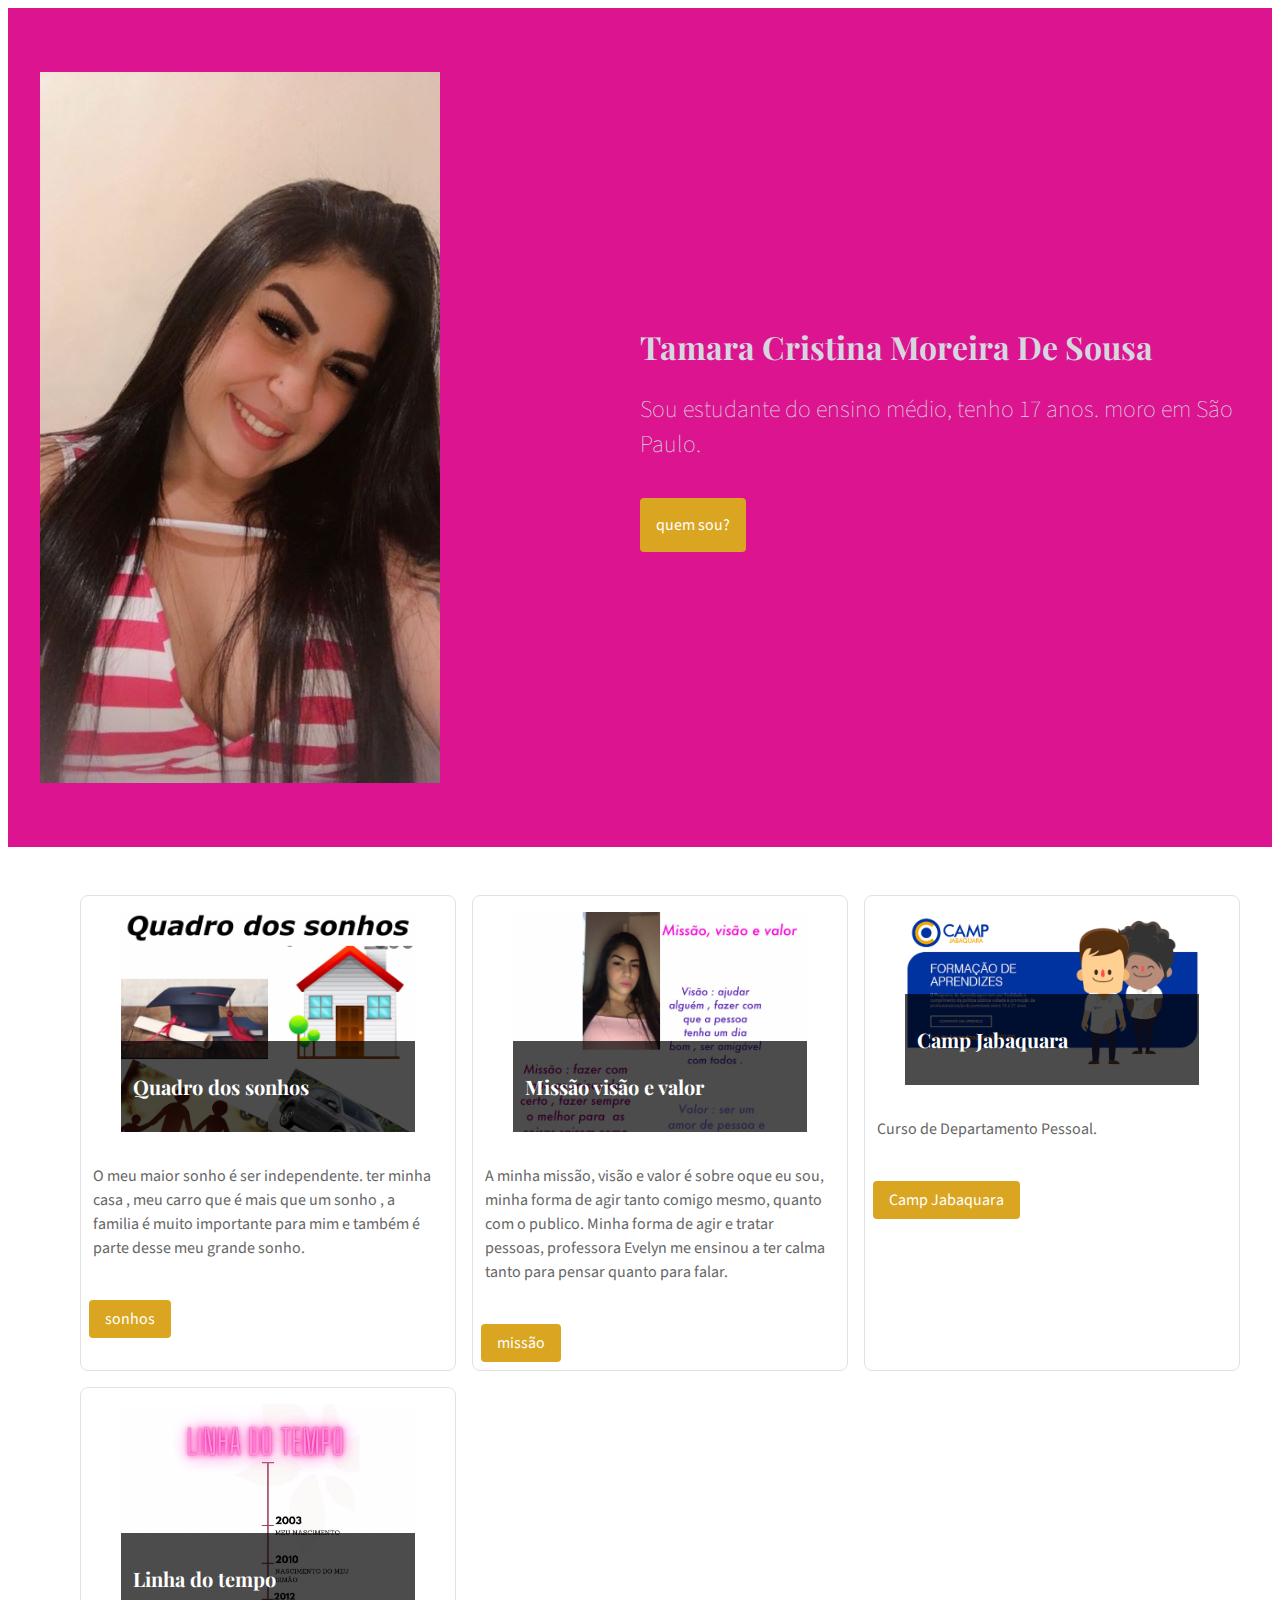
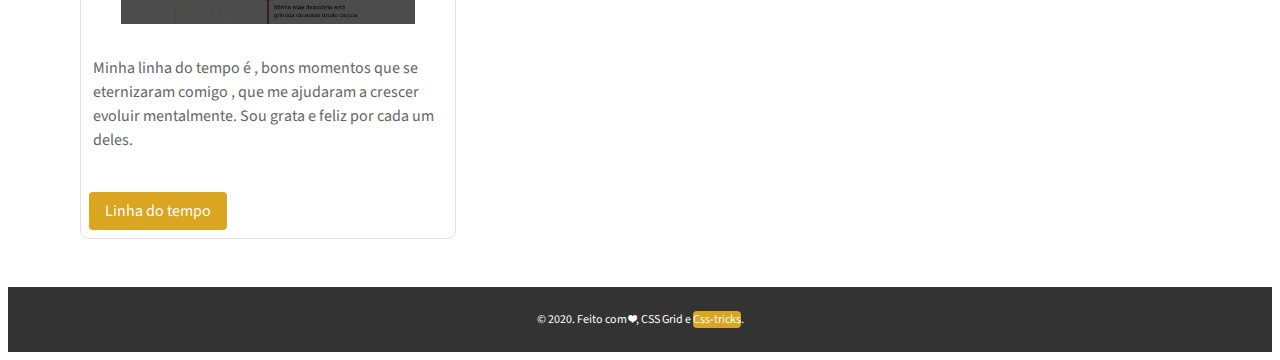
<file: index.html>
<!DOCTYPE html>
<html>
<head>
  <title>Tamara</title>
<meta name="viewport" content="width=device-width, initial-scale=1.0">
<meta charset="utf-8">
<link rel="stylesheet" href="css/styles.css">
<link rel="icon" href="img/logo-icone.svg" type="image/svg" sizes="16x16">
</head>
<body>
  <main class="wrapper">
    <section class="quadro">
      <img src="img/selfie.jpeg" alt="">
      <article>
        <h1>Tamara Cristina Moreira De Sousa</h1>
        <p> Sou estudante do ensino médio, tenho 17 anos. moro em São Paulo. 
        </p>
        <a href="paginas/eu.html">quem sou?</a>
      </article>
    </section>
    <section class="detalhes" id="detalhes">
      <ul>
        <li>
          <figure>
            <!-- Photo by Quentin Dr on Unsplash -->
            <img src="img/quadro dos sonhos.jpeg" alt="Quadro dos sonhos">
            <figcaption><h3>Quadro dos sonhos</h3></figcaption>

          </figure>
          <p>
            O meu maior sonho é ser independente. ter minha casa , meu carro que é mais que um sonho , a familia é muito importante para mim e também é parte desse meu grande sonho.
          </p>
          <a href="paginas/sonhos.html">sonhos</a>
        </li>
        <li>
          <figure>
            <!-- Photo by Drew Farwell on Unsplash -->
            <img src="img/missão , visão e valor.jpeg" alt="missão">
            <figcaption><h3>Missão visão e valor</h3></figcaption>
          </figure>
          <p>
           A minha missão, visão e valor é sobre oque eu sou, minha forma de agir tanto comigo mesmo, quanto com o publico. Minha forma de agir e tratar pessoas, professora Evelyn me ensinou a ter calma tanto para pensar quanto para falar. 
          </p>
          <a href="paginas/valor.html">missão</a>
        </li>
        <li>
          <figure>
            <!-- Photo by Rawpixel on Unsplash photo-153-->
            <img src="img/Camp.png" alt="Camp">
            <figcaption><h3>Camp Jabaquara</h3></figcaption>
          </figure>
          <p>Curso de Departamento Pessoal. <br> </p>
          <a href="paginas/deptoPessoal.html">Camp Jabaquara</a>
        </li>
        <li>
          <figure>
            <!-- Photo by Rawpixel on Unsplash photo-153-->
            <img src="img/linha do tempo.jpeg" alt="tempo">
            <figcaption><h3>Linha do tempo</h3></figcaption>
          </figure>
          <p>
            Minha linha do tempo é , bons momentos que se eternizaram comigo , que me ajudaram a crescer evoluir mentalmente. Sou grata e feliz por cada um deles.
          </p>
          <a href="paginas/linhaTempo.html">Linha do tempo</a>
        </li>
      </ul>
    </section>
  </main>
  <footer>
    <p>&copy; 2020. Feito com ❤, CSS Grid e <a href="https://css-tricks.com/">Css-tricks</a>.</p>
  </footer>
</body>
</html>
</file>
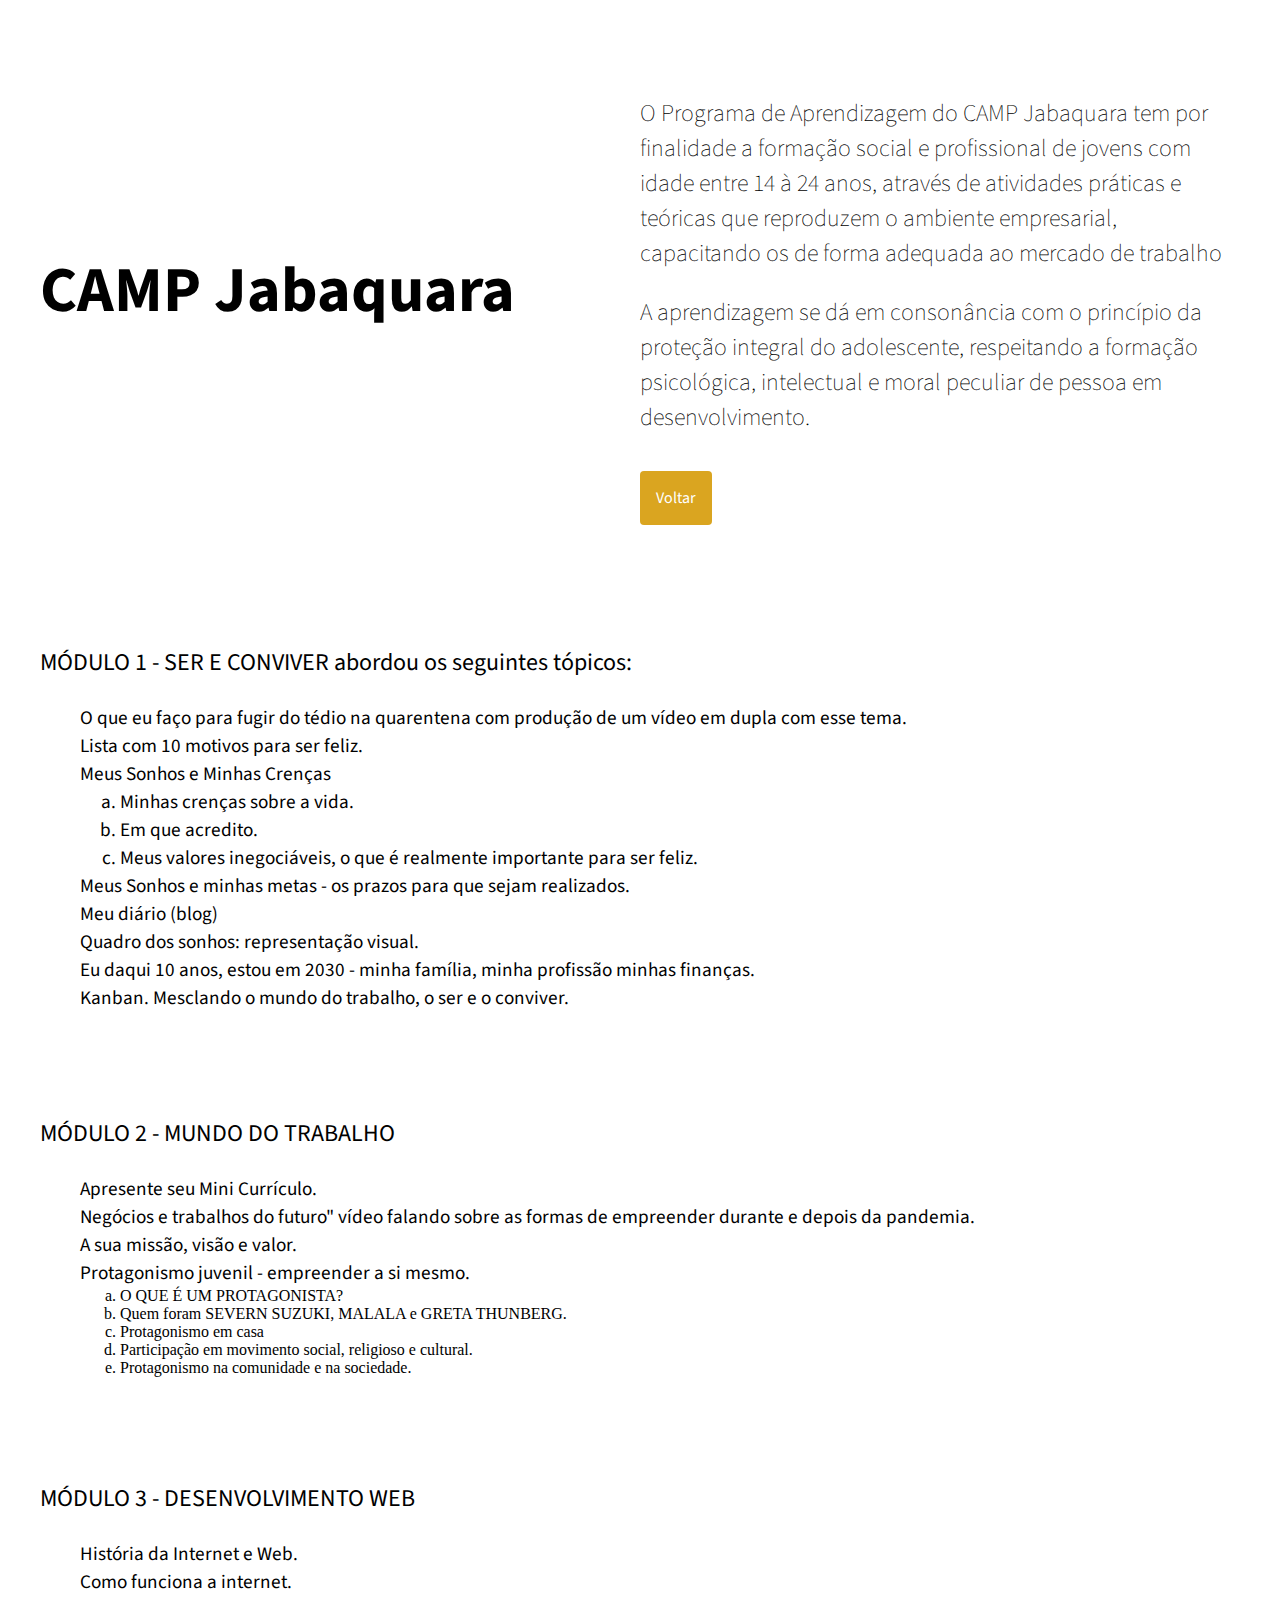
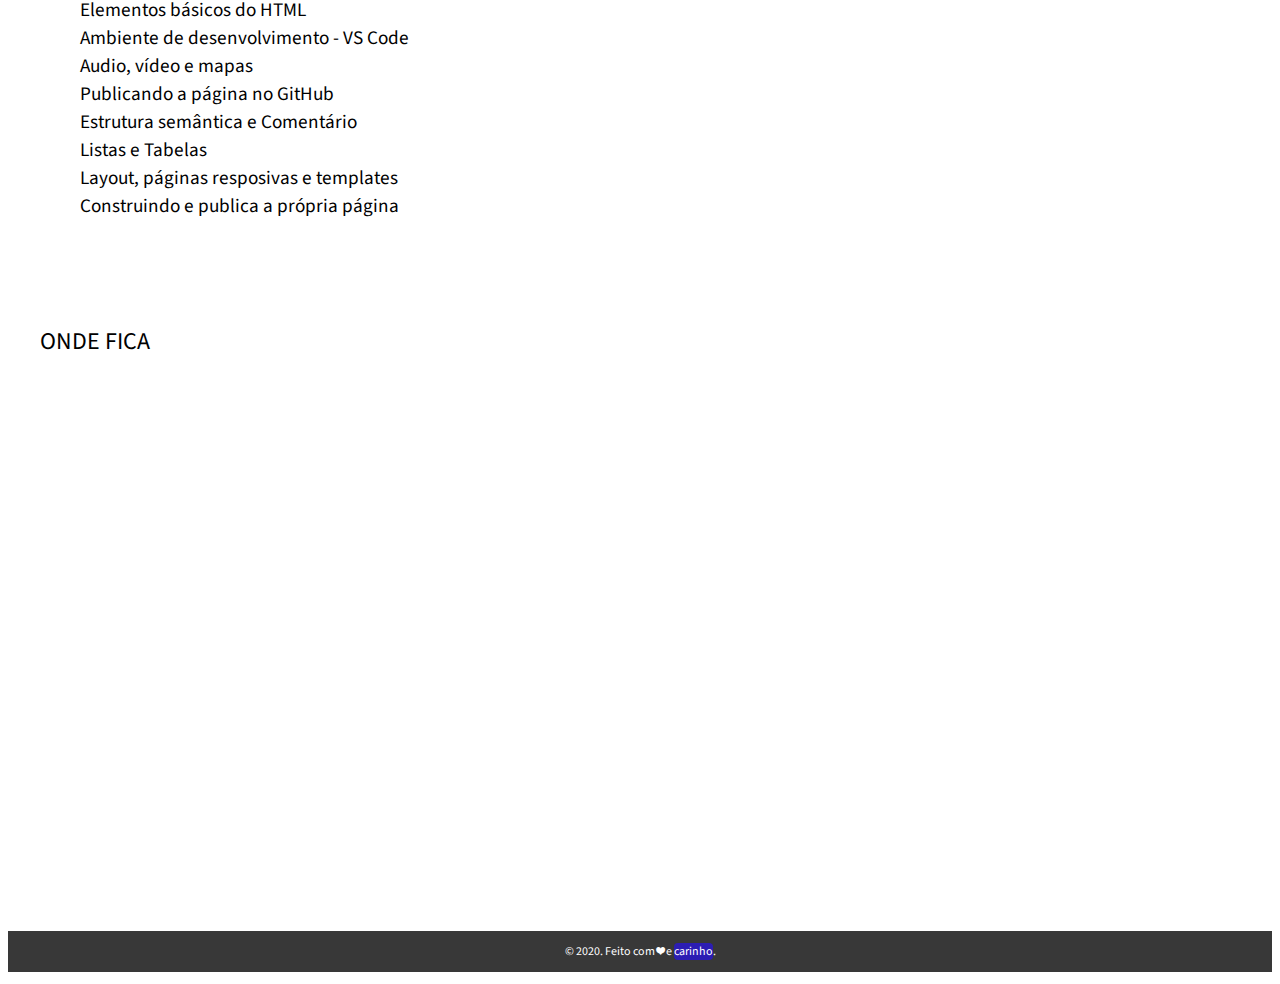
<file: paginas/deptoPessoal.html>
<!DOCTYPE html>
<html>
<head>
<meta name="viewport" content="width=device-width, initial-scale=1.0">
<link rel="stylesheet" href="../css/camp.css">
<link rel="icon" href="img/logo-icone.svg" type="image/svg" sizes="16x16">
<meta charset="utf-8">
</head>
<body>
  <main class="wrapper">
    <section class="quadro">
      <h1>CAMP Jabaquara</h1>
      <article>
      <p>O Programa de Aprendizagem do CAMP Jabaquara tem por finalidade a 
        formação social e profissional de jovens com idade entre 14 à 24 anos,
        através de atividades práticas e teóricas que reproduzem o ambiente empresarial, 
        capacitando os de forma adequada ao mercado de trabalho</p>
      <p>A aprendizagem se dá em consonância com o princípio da proteção integral 
        do adolescente, respeitando a formação psicológica, intelectual e moral 
        peculiar de pessoa em desenvolvimento.</p>
        <a href="../index.html">Voltar</a>
      </article>
    </section>
    <section class="detalhes" id="detalhes">
      
      <p>MÓDULO 1 - SER E CONVIVER abordou os seguintes tópicos:</p>
      <ol>
        <li> O que eu faço para fugir do tédio na quarentena com produção de um vídeo em dupla com esse tema.
        </li>
        <li>Lista com 10 motivos para ser feliz.
        </li>
        <li>Meus Sonhos e Minhas Crenças
        <ol type="a">
          <li> Minhas crenças sobre a vida.
          </li>
          <li> Em que acredito.
          </li>
          <li> Meus valores inegociáveis, o que é realmente importante para ser feliz.
          </li>
        </ol>
        <li> Meus Sonhos e minhas metas - os prazos para que sejam realizados.
          </li>
        <li> Meu diário (blog)</li>
        <li> Quadro dos sonhos: representação visual.
        </li>
        <li> Eu daqui 10 anos, estou em 2030 - minha família, minha profissão minhas finanças.
        </li>
        <li> Kanban. Mesclando o mundo do trabalho, o ser e o conviver.
        </li>
      </ol>
      </section>
        
    <section class="detalhes" id="detalhes">
        <p> MÓDULO 2 - MUNDO DO TRABALHO</p>
        <ol>
          <li>Apresente seu Mini Currículo.</li>
          <li>Negócios e trabalhos do futuro" vídeo falando sobre as formas de 
            empreender durante e depois da pandemia.</li>
          <li>A sua missão, visão e valor.</li>
          <li>Protagonismo juvenil - empreender a si mesmo.</li>
          <ol type="a">
            <li>O QUE É UM PROTAGONISTA?</li>
            <li>Quem foram SEVERN SUZUKI, MALALA e GRETA THUNBERG.</li>
            <li>Protagonismo em casa</li>
            <li>Participação em movimento social, religioso e cultural.</li>
            <li>Protagonismo na comunidade e na sociedade.</li>
          </ol>
      </ol>
    </section>
    <section class="detalhes" id="detalhes">
        <p> MÓDULO 3 - DESENVOLVIMENTO WEB</p>
        <ol>
          <li>História da Internet e Web.</li>
          <li>Como funciona a internet.</li>
          <li>Elementos básicos do HTML</li>
          <li>Ambiente de desenvolvimento - VS Code</li>
          <li>Audio, vídeo e mapas</li>
          <li>Publicando a página no GitHub</li>
          <li>Estrutura semântica e Comentário</li>
          <li>Listas e Tabelas</li>
          <li>Layout, páginas resposivas e templates</li>
          <li>Construindo e publica a própria página</li>
          </ol>
      </ol>
    </section>
    <section class="detalhes" id="detalhes">
      <p>ONDE FICA</p>
    <div class="mapouter"><div class="gmap_canvas">
        <iframe width="100%" height="500" id="gmap_canvas" 
        src="https://maps.google.com/maps?q=campjabaquara&t=&z=17&ie=UTF8&iwloc=&output=embed" 
        frameborder="0" scrolling="no" marginheight="0" marginwidth="0"></iframe>
    </div>
    </div>
    </section>
  </main>
  <rodape>
    <p>&copy; 2020. Feito com ❤ e 
      <a href="https://css-tricks.com/">carinho</a>.</p>
  </rodape>
</body>
</html>
</file>
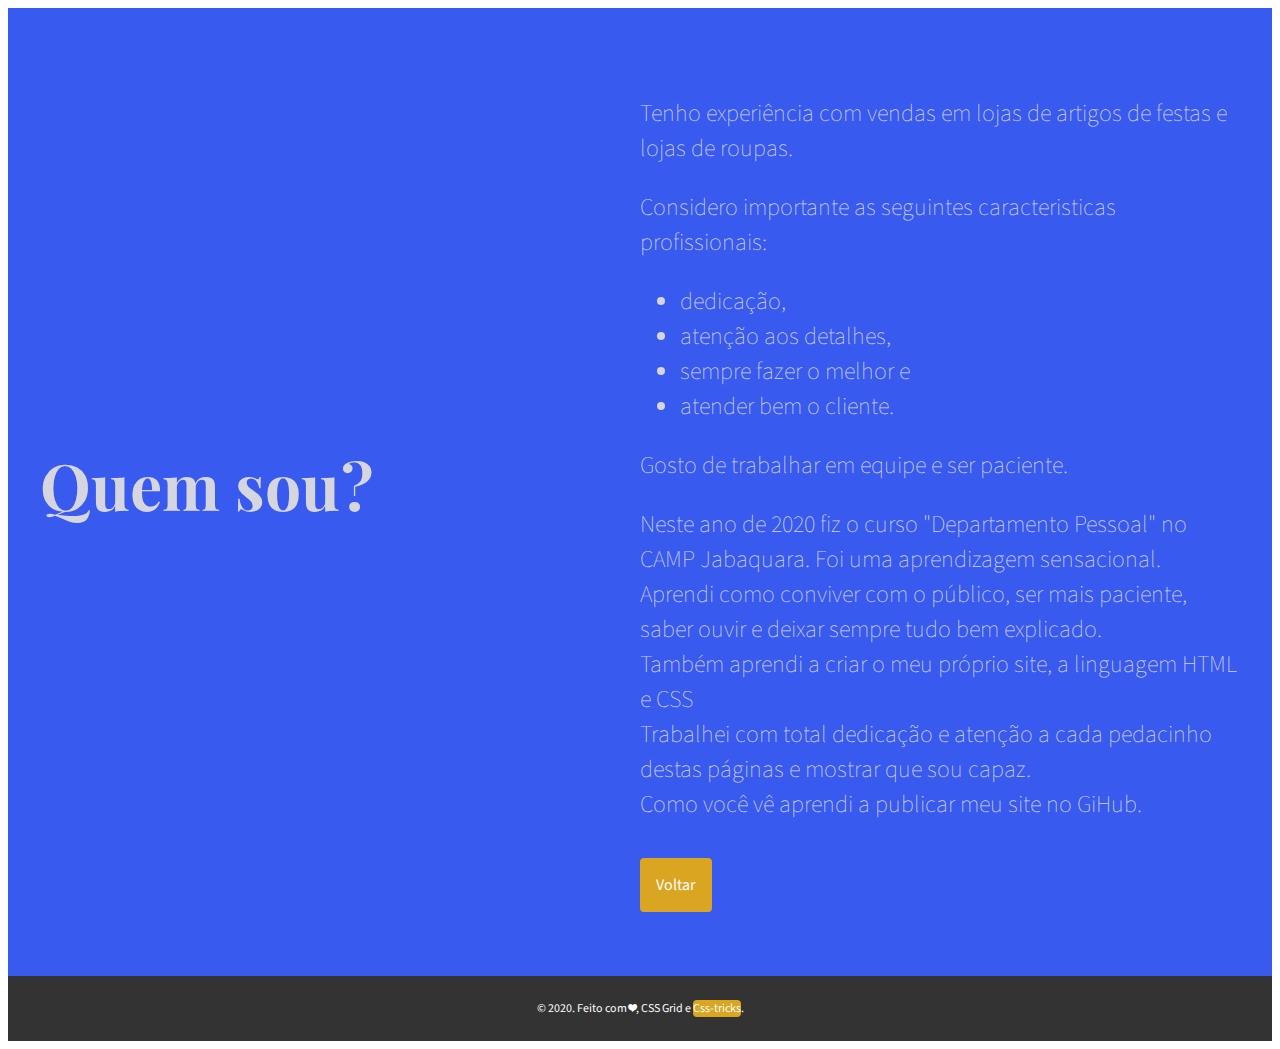
<file: paginas/eu.html>
<!DOCTYPE html>
<html>
<head>
<meta name="viewport" content="width=device-width, initial-scale=1.0">
<link rel="stylesheet" href="../css/eu.css">
<link rel="icon" href="img/logo-icone.svg" type="image/svg" sizes="16x16">
<meta charset="utf-8">
</head>
<body>
  <main class="wrapper">
    <section class="quadro">
      <h1>Quem sou?</h1>
      <article>
        <p>Tenho experiência com vendas em lojas de artigos de festas e lojas de roupas.</p>
        <p>   Considero importante as seguintes caracteristicas profissionais: </p>
        <ul> 
            <li> dedicação, </li>
            <li> atenção aos detalhes,</li>
            <li> sempre fazer o melhor e </li>
            <li> atender bem o cliente.</li>
        </ul> 
        <p>Gosto de trabalhar em equipe e ser paciente.</p> 
        <p>Neste ano de 2020 fiz o curso "Departamento Pessoal" no CAMP Jabaquara.
            Foi uma aprendizagem sensacional. <br>
            Aprendi como conviver com o público, 
            ser mais paciente, saber ouvir e deixar sempre tudo bem explicado.<br> 
            Também aprendi a criar o meu próprio site, a linguagem HTML e CSS <br>
            Trabalhei com total dedicação e atenção a
            cada pedacinho destas páginas e mostrar que sou capaz. <br>
            Como você vê aprendi a publicar meu site no GiHub.
        </p>
        <a href="../index.html">Voltar</a>
      </article>
    </section>
  </main>
  <footer>
    <p>&copy; 2020. Feito com ❤, CSS Grid e <a href="https://css-tricks.com/">Css-tricks</a>.</p>
  </footer>
</body>
</html>
</file>
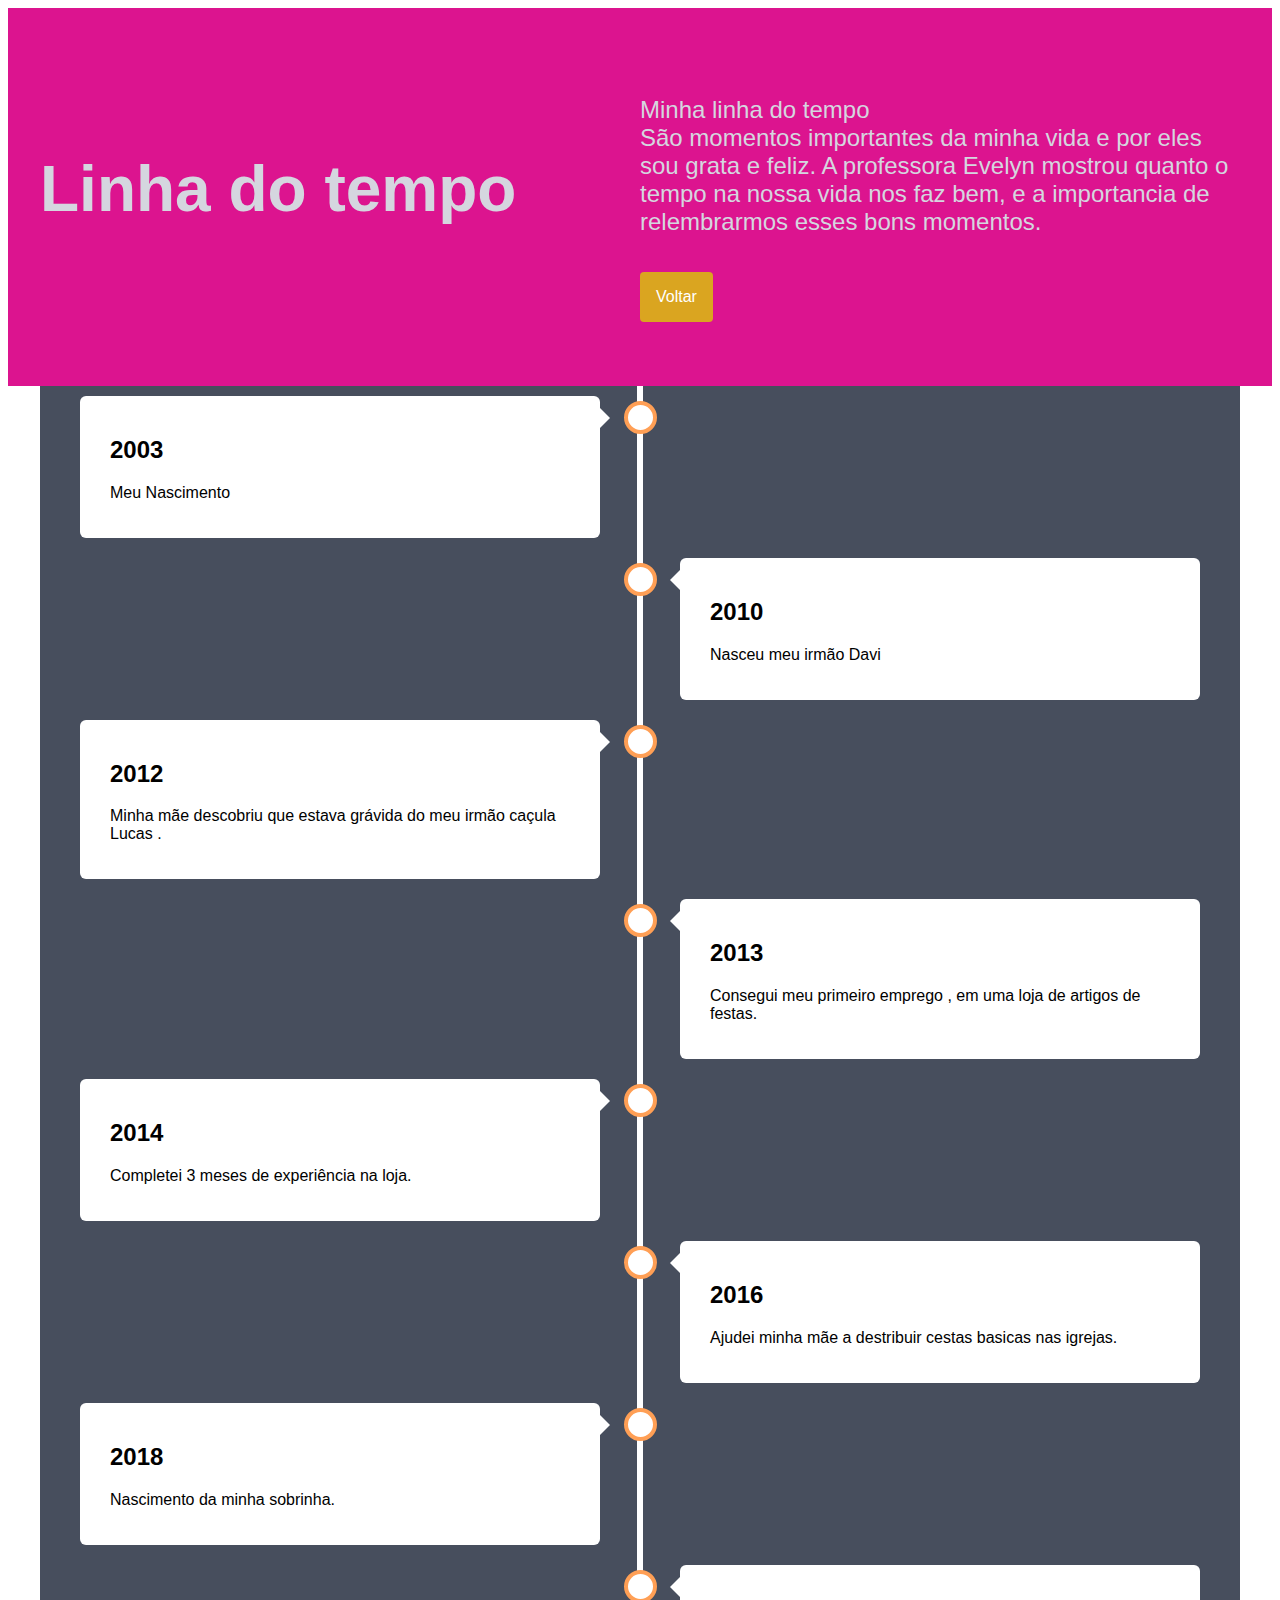
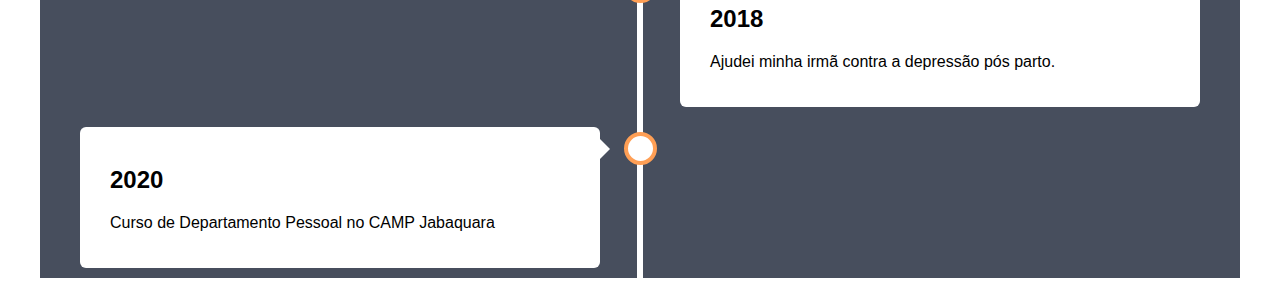
<file: paginas/linhaTempo.html>
<!DOCTYPE html>
<html>
<head>
  <title>Linha do tempo</title>
<meta name="viewport" content="width=device-width, initial-scale=1.0">
 <meta charset="utf-8">
 <link rel="stylesheet" href="../css/linhaTempo.css">
 <link rel="icon" href="../img/logo-icone.svg" type="image/svg" sizes="16x16">
 </head>
<body>
  
  <main class="wrapper">
  <section class="quadro">
    <h1>Linha do tempo</h1>
    <article>
    <p> Minha linha do tempo<br>
      São momentos importantes da minha vida e por eles sou grata e feliz. 
      A professora Evelyn mostrou quanto o tempo na nossa vida nos faz bem, 
      e a importancia de relembrarmos esses bons momentos.
     </p>
      <a href="../index.html">Voltar</a>
    </article>
  </section>
  </main>
  <div class="timeline">
  <div class="container left">
    <div class="content">
      <h2>2003</h2>
      <p>Meu Nascimento</p>
    </div>
  </div>
  <div class="container right">
    <div class="content">
      <h2>2010</h2>
      <p>Nasceu meu irmão Davi</p>
    </div>
  </div>
  <div class="container left">
    <div class="content">
      <h2>2012</h2>
      <p>Minha mãe descobriu que estava grávida do meu irmão caçula Lucas .</p>
    </div>
  </div>
  <div class="container right">
    <div class="content">
      <h2>2013</h2>
      <p>Consegui meu primeiro emprego , em uma loja de artigos de festas.</p>
    </div>
  </div>
  <div class="container left">
    <div class="content">
      <h2>2014</h2>
      <p>Completei 3 meses de experiência na loja.</p>
    </div>
  </div>
  <div class="container right">
    <div class="content">
      <h2>2016</h2>
      <p>Ajudei minha mãe a destribuir cestas basicas nas igrejas.</p>
    </div>
  </div>
  <div class="container left">
    <div class="content">
      <h2>2018</h2>
      <p>Nascimento da minha sobrinha.</p>
    </div>
  </div>
  <div class="container right">
    <div class="content">
      <h2>2018</h2>
      <p>Ajudei minha irmã contra a depressão pós parto.</p>
    </div>
  </div>
  <div class="container left">
    <div class="content">
      <h2>2020</h2>
      <p>Curso de Departamento Pessoal no CAMP Jabaquara</p>
    </div>
  </div>
</div>

</body>
</html>
</file>
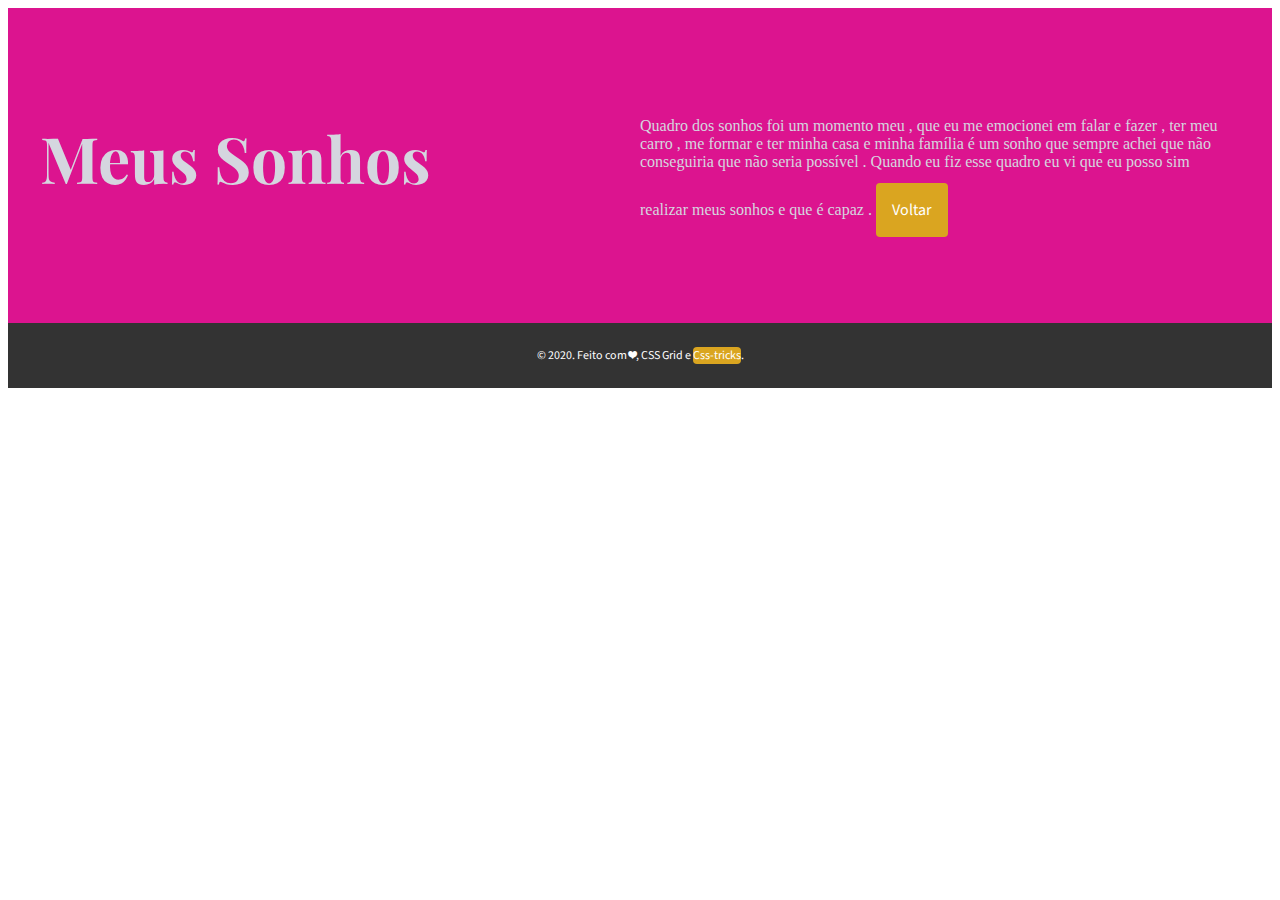
<file: paginas/sonhos.html>
<!DOCTYPE html>
<html>
<head>
<meta name="viewport" content="width=device-width, initial-scale=1.0">
<link rel="stylesheet" href="../css/sonhos.css">
<link rel="icon" href="img/logo-icone.svg" type="image/svg" sizes="16x16">
<meta charset="utf-8">
</head>
<body>
  <main class="wrapper">
    <section class="quadro">
      <h1>Meus Sonhos</h1>
      <article>
        <p></p>Quadro dos sonhos foi um momento meu , que eu me emocionei em falar e fazer , ter meu carro , me formar e ter minha casa e minha família é um sonho que sempre achei que não conseguiria que não seria possível . Quando eu fiz esse quadro eu vi que eu posso sim realizar meus sonhos e que é capaz .
        <a href="../index.html">Voltar</a>
      </article>
    </section>
  </main>
  <footer>
    <p>&copy; 2020. Feito com ❤, CSS Grid e <a href="https://css-tricks.com/">Css-tricks</a>.</p>
  </footer>
</body>
</html>
</file>
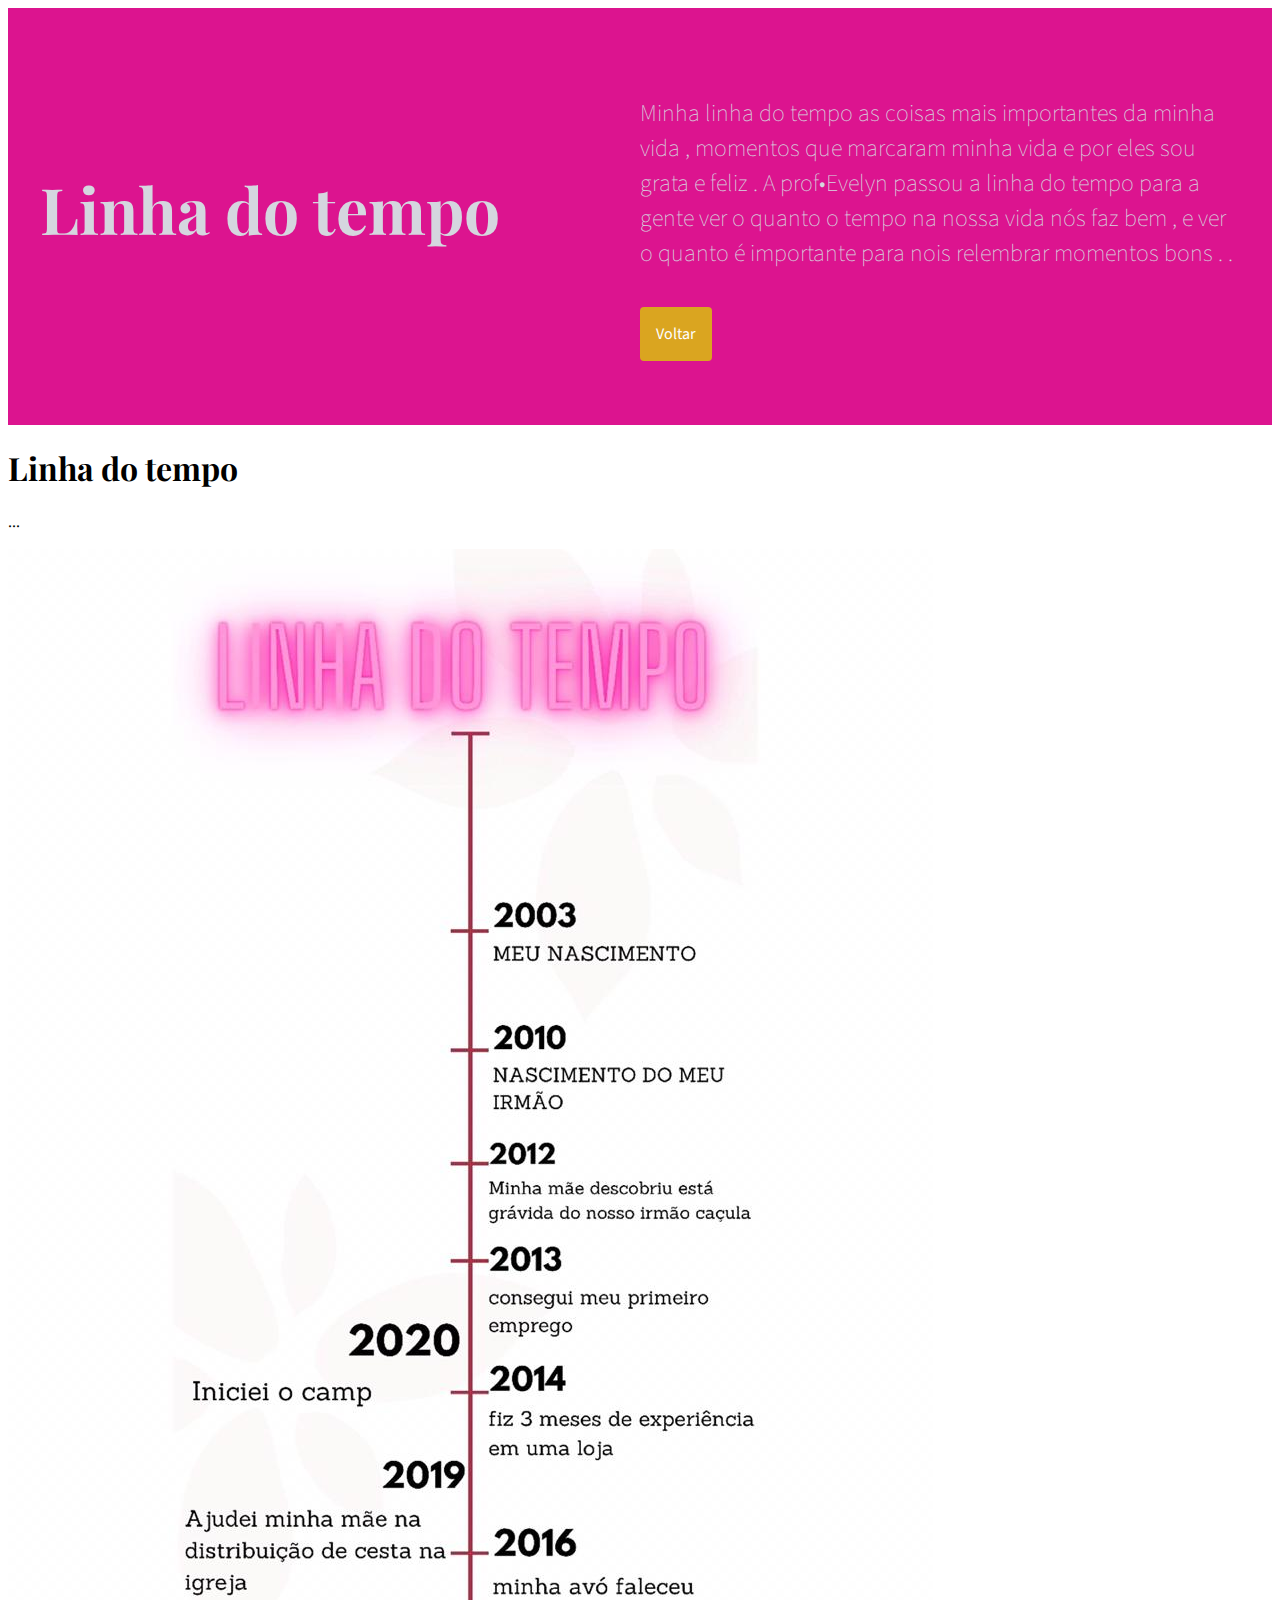
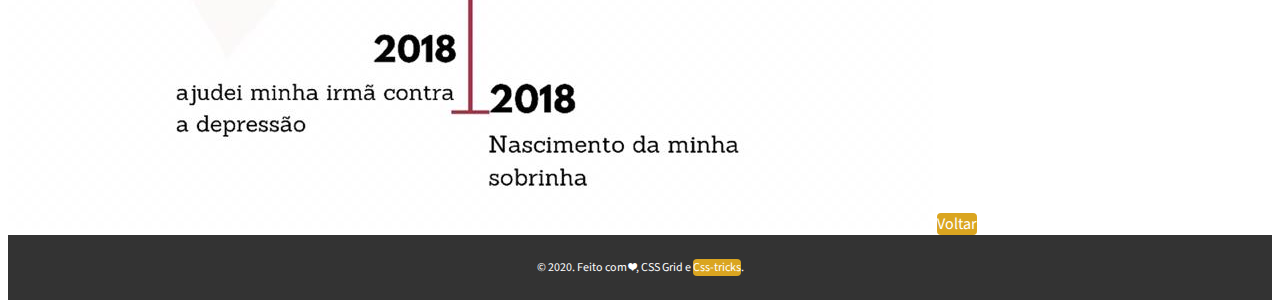
<file: paginas/tempo.html>
<!DOCTYPE html>
<html>
<head>
<meta name="viewport" content="width=device-width, initial-scale=1.0">
<link rel="stylesheet" href="../css/tempo.css">
<link rel="icon" href="../img/logo-icone.svg" type="image/svg" sizes="16x16">
<meta charset="utf-8">
</head>
<body>
  <main class="wrapper">
    <section class="quadro">
      <h1>Linha do tempo</h1>
      <article>
      <p> Minha linha do tempo as coisas mais importantes da minha vida , momentos que marcaram minha vida e por eles sou grata e feliz . 
        A prof•Evelyn passou a linha do tempo para a gente ver o quanto o tempo na nossa vida nós faz bem , e ver o quanto é importante para nois relembrar momentos bons .
        . </p>
        <a href="../index.html">Voltar</a>
      </article>
    </section>
    <section class="detahles">
      <h1>Linha do tempo</h1>
      <article>
        <p>...</p>
        <img src="../img/linha do tempo.jpeg" alt="">
        <a href="../index.html">Voltar</a>
      </article>
    </section>
  </main>
  <footer>
    <p>&copy; 2020. Feito com ❤, CSS Grid e <a href="https://css-tricks.com/">Css-tricks</a>.</p>
  </footer>
</body>
</html>
</file>
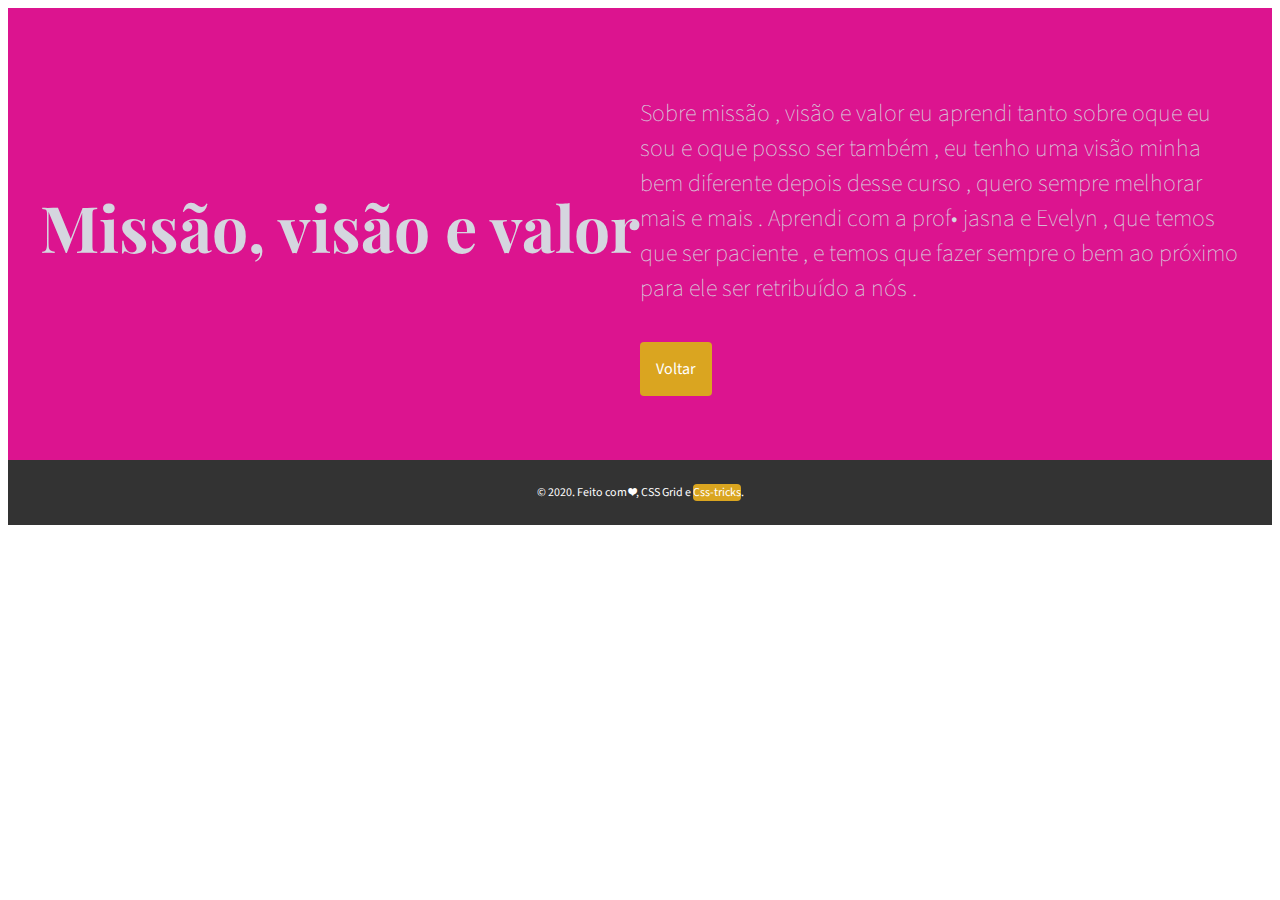
<file: paginas/valor.html>
<!DOCTYPE html>
<html>
<head>
<meta name="viewport" content="width=device-width, initial-scale=1.0">
<link rel="stylesheet" href="../css/valor.css">
<link rel="icon" href="img/logo-icone.svg" type="image/svg" sizes="16x16">
<meta charset="utf-8">
</head>
<body>
  <main class="wrapper">
    <section class="quadro">
      <h1>Missão, visão e valor</h1>
      <article>
        <p>Sobre missão , visão e valor eu aprendi tanto sobre oque eu sou e oque posso ser também , eu tenho uma visão minha bem diferente depois desse curso , quero sempre melhorar mais e mais . Aprendi com a prof• jasna e Evelyn , que temos que ser paciente , e temos que fazer sempre o bem ao próximo para ele ser retribuído a nós .</p>
        <a href="../index.html">Voltar</a>
      </article>
    </section>
  </main>
  <footer>
    <p>&copy; 2020. Feito com ❤, CSS Grid e <a href="https://css-tricks.com/">Css-tricks</a>.</p>
  </footer>
</body>
</html>
</file>
<file: css/styles.css>
/* Typography imported from Google Fonts */
@import url('https://fonts.googleapis.com/css?family=Playfair+Display|Source+Sans+Pro:200,400');

h1, h2, h3, h4, h5, h6 {
  font-family: 'Playfair Display', serif;
}

p, a {
  font-family: 'Source Sans Pro', sans-serif;
}

/* Generic styles */
html {
  scroll-behavior: smooth;
}

a {
  background-color: goldenrod;
  text-decoration: none;
  color: white;
  border-radius: .25rem;
  text-align: center;
  display: inline-block;
  transition: all .3s;
}

a:hover {
  opacity: .6;
}

/* Styles for the quadro image */
.quadro {
  /* Photo by mnm.all on Unsplash */
  /* background: url('../img/papel.jpg') center; */
  background-color: rgb(220, 20, 143);
  background-size: cover;
  padding: 4rem 2rem;
  /* grid styles */
  display: grid;
  grid-template-columns: repeat(auto-fit, minmax(240px, 1fr));
  align-items: center;
}

.quadro > * {
  color: rgb(213, 214, 223);
}

.quadro > h1 {
  font-size: 4rem;
  padding-bottom: 1rem;
}

.quadro > article > p {
  font-size: 1.5rem;
  font-weight: 200;
}

.quadro > article > a {
  padding: 1rem;
  margin-top: .75rem;
}

/* detalhes styles */
.detalhes {
  padding: 2rem;
}

.detalhes > ul {
  display: grid;
  grid-template-columns: repeat(auto-fit, minmax(320px, 1fr));
  grid-gap: 1rem;
}

.detalhes > ul > li {
  list-style-type:none;
  border: 1px solid #E2E2E2;
  border-radius: .5rem;
}

.detalhes > ul > li > figure {
  max-height: 220px;
  overflow: hidden;
  border-top-left-radius: .5rem;
  border-top-right-radius: .5rem;
  position: relative;
}

.detalhes > ul > li > figure > img {
  width: 100%;
}

.detalhes > ul > li > figure > figcaption {
  position: absolute;
  bottom: 0;
  background-color: rgba(0,0,0,.7);
  width: 100%;
}

.detalhes > ul > li > figure > figcaption > h3 {
  color: white;
  padding: .75rem;
  font-size: 1.25rem;
}

.detalhes > ul > li > p {
  font-size: 1rem;
  line-height: 1.5;
  padding: 1rem .75rem;
  color: #666666;
}

.detalhes > ul > li > a {
  padding: .5rem 1rem;
  margin: .5rem;
}

/* footer */
footer {
  background-color: #333;
  padding: .75rem;
  color: white;
  text-align: center;
  font-size: .75rem;
}
</file>
<file: css/camp.css>
/* Typography imported from Google Fonts */
@import url('https://fonts.googleapis.com/css?family=Playfair+Display|Source+Sans+Pro:200,400');

h1, h2, h3, h4, h5, h6 {
  font-family: 'Source Sans Pro', sans-serif;
}

p, a {
  font-family: 'Source Sans Pro', sans-serif;
}

/* Generic styles */
html {
  scroll-behavior: smooth;
}

a {
  background-color: goldenrod;
  text-decoration: none;
  color: white;
  border-radius: .25rem;
  text-align: center;
  display: inline-block;
  transition: all .3s;
}

a:hover {
  opacity: .6;
}

/* Styles for the quadro image */
.quadro {
  /* Photo by mnm.all on Unsplash */
  /*background: url('../img/lali1.jpg') center; */
  background-color: rgb(255, 255, 255);
  background-size: cover;
  padding: 4rem 2rem;
  /* grid styles */
  display: grid;
  grid-template-columns: repeat(auto-fit, minmax(240px, 1fr));
  align-items: center;
}

.quadro > * {
  color: rgb(0, 0, 0);
}

.quadro > h1 {
  font-size: 4rem;
  padding-bottom: 1rem;
}

.quadro > article > p {
  font-size: 1.5rem;
  font-weight: 200;
}

.quadro > article > a {
  padding: 1rem;
  margin-top: .75rem;
}

/* detalhes styles */
.detalhes {
  padding: 2rem;
}

.detalhes > p {
  font-family: 'Source Sans Pro', sans-serif;
  font-size: 1.5em;
}

.detalhes > ol > li {
  list-style-type:none;
  font-family: 'Source Sans Pro', sans-serif;
  font-size: 1.2em;
}



/* rodape */
rodape > p {
  background-color: rgb(56, 56, 56);
  padding: .75rem;
  color: rgb(255, 255, 255);
  text-align: center;
  font-size: .75rem;
}
rodape > p > a {
  background-color: rgb(44, 29, 179);
  text-decoration: none;
  color: white;
  border-radius: .25rem;
  text-align: center;
  display: inline-block;
  transition: all .3s;
}
rodape > p > a:hover {
  opacity: .6;
}
</file>
<file: css/eu.css>
/* Typography imported from Google Fonts */
@import url('https://fonts.googleapis.com/css?family=Playfair+Display|Source+Sans+Pro:200,400');

h1, h2, h3, h4, h5, h6 {
  font-family: 'Playfair Display', serif;
}

p, a, li {
  font-family: 'Source Sans Pro', sans-serif;
}

/* Generic styles */
html {
  scroll-behavior: smooth;
}

a {
  background-color: goldenrod;
  text-decoration: none;
  color: white;
  border-radius: .25rem;
  text-align: center;
  display: inline-block;
  transition: all .3s;
}

a:hover {
  opacity: .6;
}

/* Styles for the quadro image */
.quadro {
  /* Photo by mnm.all on Unsplash */
  /* background: url('../img/papel.jpg') center; */
  background-color: rgb(57, 90, 238);
  background-size: cover;
  padding: 4rem 2rem;
  /* grid styles */
  display: grid;
  grid-template-columns: repeat(auto-fit, minmax(240px, 1fr));
  align-items: center;
}

.quadro > * {
  color: rgb(213, 214, 223);
}

.quadro > h1 {
  font-size: 4rem;
  padding-bottom: 1rem;
}

.quadro > article > p {
  font-size: 1.5rem;
  font-weight: 200;
}


.quadro > article > ul >li {
    font-size: 1.5rem;
    font-weight: 200;
  }
  
.quadro > article > a {
  padding: 1rem;
  margin-top: .75rem;
}

/* breweries styles */
.breweries {
  padding: 2rem;
}

.breweries > ul {
  display: grid;
  grid-template-columns: repeat(auto-fit, minmax(320px, 1fr));
  grid-gap: 1rem;
}

.breweries > ul > li {
  border: 1px solid #E2E2E2;
  border-radius: .5rem;
}

.breweries > ul > li > figure {
  max-height: 220px;
  overflow: hidden;
  border-top-left-radius: .5rem;
  border-top-right-radius: .5rem;
  position: relative;
}

.breweries > ul > li > figure > img {
  width: 100%;
}

.breweries > ul > li > figure > figcaption {
  position: absolute;
  bottom: 0;
  background-color: rgba(0,0,0,.7);
  width: 100%;
}

.breweries > ul > li > figure > figcaption > h3 {
  color: white;
  padding: .75rem;
  font-size: 1.25rem;
}

.breweries > ul > li > p {
  font-size: 1rem;
  line-height: 1.5;
  padding: 1rem .75rem;
  color: #666666;
}

.breweries > ul > li > a {
  padding: .5rem 1rem;
  margin: .5rem;
}

/* footer */
footer {
  background-color: #333;
  padding: .75rem;
  color: white;
  text-align: center;
  font-size: .75rem;
}
</file>
<file: css/linhaTempo.css>
* {
  box-sizing: border-box;
}

body {
  /*  */
  font-family: Helvetica, sans-serif;
}

a {
  background-color: goldenrod;
  text-decoration: none;
  color: white;
  border-radius: .25rem;
  text-align: center;
  display: inline-block;
  transition: all .3s;
}

a:hover {
  opacity: .6;
}


/* Styles for the quadro image */
.quadro {
  /* Photo by mnm.all on Unsplash */
  /* background: url('../img/papel.jpg') center; */
  background-color: rgb(220, 20, 143);
  background-size: cover;
  padding: 4rem 2rem;
  /* grid styles */
  display: grid;
  grid-template-columns: repeat(auto-fit, minmax(240px, 1fr));
  align-items: center;
}

.quadro > * {
  color: rgb(213, 214, 223);
}

.quadro > h1 {
  font-size: 4rem;
  padding-bottom: 1rem;
}


.quadro > article > p {
  font-size: 1.5rem;
  font-weight: 200;
}

.quadro > article > a {
  padding: 1rem;
  margin-top: .75rem;
}

/* The actual timeline (the vertical ruler) */
.timeline {
  background-color: #474e5d;
  position: relative;
  max-width: 1200px;
  margin: 0 auto;
}

/* The actual timeline (the vertical ruler) */
.timeline::after {
  content: '';
  position: absolute;
  width: 6px;
  background-color: white;
  top: 0;
  bottom: 0;
  left: 50%;
  margin-left: -3px;
}

/* Container around content */
.container {
  padding: 10px 40px;
  position: relative;
  background-color: inherit;
  width: 50%;
}

/* The circles on the timeline */
.container::after {
  content: '';
  position: absolute;
  width: 25px;
  height: 25px;
  right: -17px;
  background-color: white;
  border: 4px solid #FF9F55;
  top: 15px;
  border-radius: 50%;
  z-index: 1;
}

/* Place the container to the left */
.left {
  left: 0;
}

/* Place the container to the right */
.right {
  left: 50%;
}

/* Add arrows to the left container (pointing right) */
.left::before {
  content: " ";
  height: 0;
  position: absolute;
  top: 22px;
  width: 0;
  z-index: 1;
  right: 30px;
  border: medium solid white;
  border-width: 10px 0 10px 10px;
  border-color: transparent transparent transparent white;
}

/* Add arrows to the right container (pointing left) */
.right::before {
  content: " ";
  height: 0;
  position: absolute;
  top: 22px;
  width: 0;
  z-index: 1;
  left: 30px;
  border: medium solid white;
  border-width: 10px 10px 10px 0;
  border-color: transparent white transparent transparent;
}

/* Fix the circle for containers on the right side */
.right::after {
  left: -16px;
}

/* The actual content */
.content {
  padding: 20px 30px;
  background-color: white;
  position: relative;
  border-radius: 6px;
}

/* Media queries - Responsive timeline on screens less than 600px wide */
@media screen and (max-width: 600px) {
  /* Place the timelime to the left */
  .timeline::after {
  left: 31px;
  }
  
  /* Full-width containers */
  .container {
  width: 100%;
  padding-left: 70px;
  padding-right: 25px;
  }
  
  /* Make sure that all arrows are pointing leftwards */
  .container::before {
  left: 60px;
  border: medium solid white;
  border-width: 10px 10px 10px 0;
  border-color: transparent white transparent transparent;
  }

  /* Make sure all circles are at the same spot */
  .left::after, .right::after {
  left: 15px;
  }
  
  /* Make all right containers behave like the left ones */
  .right {
  left: 0%;
  }
}
</file>
<file: css/sonhos.css>
/* Typography imported from Google Fonts */
@import url('https://fonts.googleapis.com/css?family=Playfair+Display|Source+Sans+Pro:200,400');

h1, h2, h3, h4, h5, h6 {
  font-family: 'Playfair Display', serif;
}

p, a {
  font-family: 'Source Sans Pro', sans-serif;
}

/* Generic styles */
html {
  scroll-behavior: smooth;
}

a {
  background-color: goldenrod;
  text-decoration: none;
  color: white;
  border-radius: .25rem;
  text-align: center;
  display: inline-block;
  transition: all .3s;
}

a:hover {
  opacity: .6;
}

/* Styles for the quadro image */
.quadro {
  /* Photo by mnm.all on Unsplash */
  /* background: url('../img/papel.jpg') center; */
  background-color: rgb(220, 20, 143);
  background-size: cover;
  padding: 4rem 2rem;
  /* grid styles */
  display: grid;
  grid-template-columns: repeat(auto-fit, minmax(240px, 1fr));
  align-items: center;
}

.quadro > * {
  color: rgb(213, 214, 223);
}

.quadro > h1 {
  font-size: 4rem;
  padding-bottom: 1rem;
}

.quadro > article > p {
  font-size: 1.5rem;
  font-weight: 200;
}

.quadro > article > a {
  padding: 1rem;
  margin-top: .75rem;
}

/* detalhes styles */
.detalhes {
  padding: 2rem;
}

.detalhes > ul {
  display: grid;
  grid-template-columns: repeat(auto-fit, minmax(320px, 1fr));
  grid-gap: 1rem;
}

.detalhes > ul > li {
  border: 1px solid #E2E2E2;
  border-radius: .5rem;
}

.detalhes > ul > li > figure {
  max-height: 220px;
  overflow: hidden;
  border-top-left-radius: .5rem;
  border-top-right-radius: .5rem;
  position: relative;
}

.detalhes > ul > li > figure > img {
  width: 100%;
}

.detalhes > ul > li > figure > figcaption {
  position: absolute;
  bottom: 0;
  background-color: rgba(0,0,0,.7);
  width: 100%;
}

.detalhes > ul > li > figure > figcaption > h3 {
  color: white;
  padding: .75rem;
  font-size: 1.25rem;
}

.detalhes > ul > li > p {
  font-size: 1rem;
  line-height: 1.5;
  padding: 1rem .75rem;
  color: #666666;
}

.detalhes > ul > li > a {
  padding: .5rem 1rem;
  margin: .5rem;
}

/* footer */
footer {
  background-color: #333;
  padding: .75rem;
  color: white;
  text-align: center;
  font-size: .75rem;
}
</file>
<file: css/tempo.css>
/* Typography imported from Google Fonts */
@import url('https://fonts.googleapis.com/css?family=Playfair+Display|Source+Sans+Pro:200,400');

h1, h2, h3, h4, h5, h6 {
  font-family: 'Playfair Display', serif;
}

p, a {
  font-family: 'Source Sans Pro', sans-serif;
}

/* Generic styles */
html {
  scroll-behavior: smooth;
}

a {
  background-color: goldenrod;
  text-decoration: none;
  color: white;
  border-radius: .25rem;
  text-align: center;
  display: inline-block;
  transition: all .3s;
}

a:hover {
  opacity: .6;
}

/* Styles for the quadro image */
.quadro {
  /* Photo by mnm.all on Unsplash */
  /* background: url('../img/papel.jpg') center; */
  background-color: rgb(220, 20, 143);
  background-size: cover;
  padding: 4rem 2rem;
  /* grid styles */
  display: grid;
  grid-template-columns: repeat(auto-fit, minmax(240px, 1fr));
  align-items: center;
}

.quadro > * {
  color: rgb(213, 214, 223);
}

.quadro > h1 {
  font-size: 4rem;
  padding-bottom: 1rem;
}

.quadro > article > p {
  font-size: 1.5rem;
  font-weight: 200;
}

.quadro > article > a {
  padding: 1rem;
  margin-top: .75rem;
}

/* detalhes styles */
.detalhes {
  padding: 2rem;
}

.detalhes > ul {
  display: grid;
  grid-template-columns: repeat(auto-fit, minmax(320px, 1fr));
  grid-gap: 1rem;
}

.detalhes > ul > li {
  list-style-type:none;
  border: 1px solid #E2E2E2;
  border-radius: .5rem;
}

.detalhes > ul > li > figure {
  max-height: 220px;
  overflow: hidden;
  border-top-left-radius: .5rem;
  border-top-right-radius: .5rem;
  position: relative;
}

.detalhes > ul > li > figure > img {
  width: 100%;
}

.detalhes > ul > li > figure > figcaption {
  position: absolute;
  bottom: 0;
  background-color: rgba(0,0,0,.7);
  width: 100%;
}

.detalhes > ul > li > figure > figcaption > h3 {
  color: white;
  padding: .75rem;
  font-size: 1.25rem;
}

.detalhes > ul > li > p {
  font-size: 1rem;
  line-height: 1.5;
  padding: 1rem .75rem;
  color: #666666;
}

.detalhes > ul > li > a {
  padding: .5rem 1rem;
  margin: .5rem;
}

/* footer */
footer {
  background-color: #333;
  padding: .75rem;
  color: white;
  text-align: center;
  font-size: .75rem;
}
</file>
<file: css/valor.css>
/* Typography imported from Google Fonts */
@import url('https://fonts.googleapis.com/css?family=Playfair+Display|Source+Sans+Pro:200,400');

h1, h2, h3, h4, h5, h6 {
  font-family: 'Playfair Display', serif;
}

p, a {
  font-family: 'Source Sans Pro', sans-serif;
}

/* Generic styles */
html {
  scroll-behavior: smooth;
}

a {
  background-color: goldenrod;
  text-decoration: none;
  color: white;
  border-radius: .25rem;
  text-align: center;
  display: inline-block;
  transition: all .3s;
}

a:hover {
  opacity: .6;
}

/* Styles for the quadro image */
.quadro {
  /* Photo by mnm.all on Unsplash */
  /* background: url('../img/papel.jpg') center; */
  background-color: rgb(220, 20, 143);
  background-size: cover;
  padding: 4rem 2rem;
  /* grid styles */
  display: grid;
  grid-template-columns: repeat(auto-fit, minmax(240px, 1fr));
  align-items: center;
}

.quadro > * {
  color: rgb(213, 214, 223);
}

.quadro > h1 {
  font-size: 4rem;
  padding-bottom: 1rem;
}

.quadro > article > p {
  font-size: 1.5rem;
  font-weight: 200;
}

.quadro > article > a {
  padding: 1rem;
  margin-top: .75rem;
}

/* detalhes styles */
.detalhes {
  padding: 2rem;
}

.detalhes > ul {
  display: grid;
  grid-template-columns: repeat(auto-fit, minmax(320px, 1fr));
  grid-gap: 1rem;
}

.detalhes > ul > li {
  list-style-type:none;
  border: 1px solid #E2E2E2;
  border-radius: .5rem;
}

.detalhes > ul > li > figure {
  max-height: 220px;
  overflow: hidden;
  border-top-left-radius: .5rem;
  border-top-right-radius: .5rem;
  position: relative;
}

.detalhes > ul > li > figure > img {
  width: 100%;
}

.detalhes > ul > li > figure > figcaption {
  position: absolute;
  bottom: 0;
  background-color: rgba(0,0,0,.7);
  width: 100%;
}

.detalhes > ul > li > figure > figcaption > h3 {
  color: white;
  padding: .75rem;
  font-size: 1.25rem;
}

.detalhes > ul > li > p {
  font-size: 1rem;
  line-height: 1.5;
  padding: 1rem .75rem;
  color: #666666;
}

.detalhes > ul > li > a {
  padding: .5rem 1rem;
  margin: .5rem;
}

/* footer */
footer {
  background-color: #333;
  padding: .75rem;
  color: white;
  text-align: center;
  font-size: .75rem;
}
</file>
